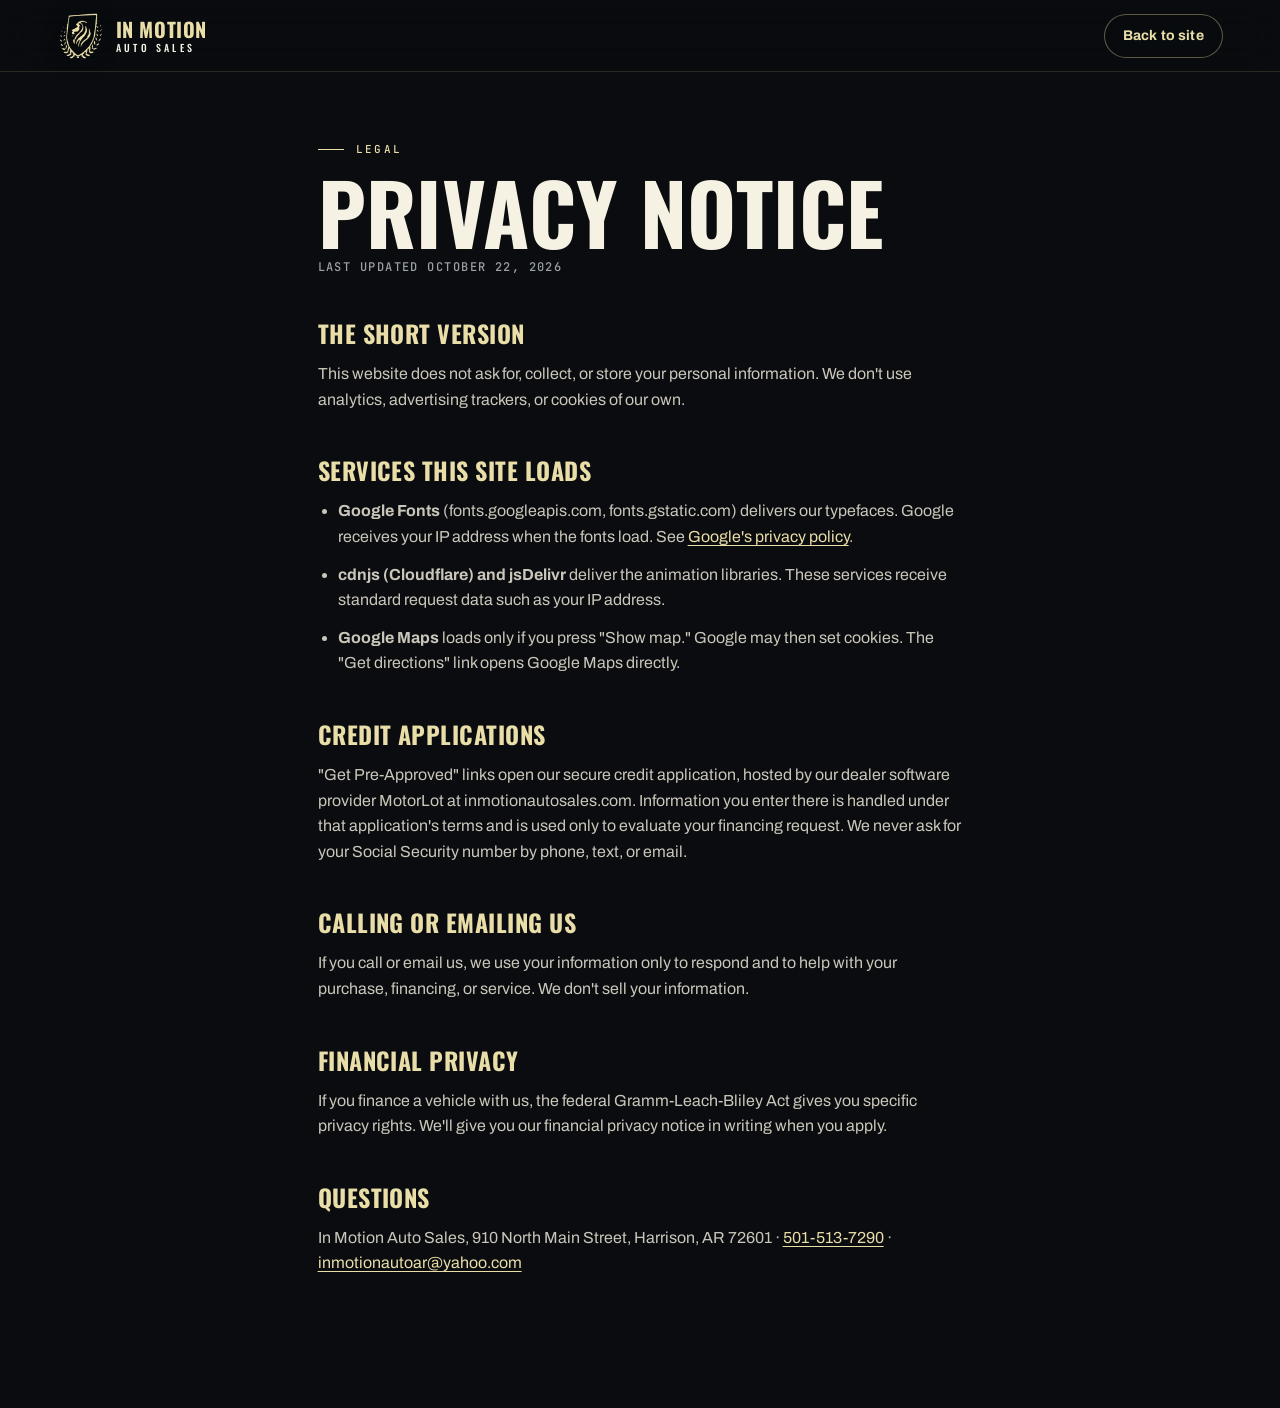
<file: privacy.html>
<!DOCTYPE html>
<html lang="en">
<head>
<meta charset="utf-8">
<meta name="robots" content="noindex, nofollow"><!-- preview build: remove when this becomes the dealer's live site -->
<meta name="viewport" content="width=device-width, initial-scale=1">
<title>Privacy Notice | In Motion Auto Sales</title>
<meta name="description" content="How the In Motion Auto Sales website handles your information.">
<meta name="theme-color" content="#0a0c0f">
<link rel="icon" href="img/brand/crest-gold.png">
<link rel="stylesheet" href="https://fonts.googleapis.com/css2?family=Archivo:wght@400..800&family=JetBrains+Mono:wght@500&family=Oswald:wght@600;700&display=swap">
<link rel="stylesheet" href="css/site.css">
<style>
  .doc{max-width:760px;margin:0 auto;padding:calc(var(--header-h) + 60px) var(--pad) 120px}
  .doc h1{font-size:clamp(44px,7vw,84px);margin:16px 0 10px}
  .doc h2{font:700 24px var(--f-display);text-transform:uppercase;color:var(--gold);margin:40px 0 10px;letter-spacing:.02em}
  .doc p,.doc li{color:var(--ink-2);margin-bottom:12px}
  .doc ul{padding-left:20px}
  .doc a{color:var(--gold);text-decoration:underline;text-underline-offset:3px}
  .doc .updated{font:500 12px var(--f-mono);letter-spacing:.12em;text-transform:uppercase;color:var(--mute)}
</style>
</head>
<body>
<header class="header is-solid"><div class="wrap"><a class="brand" href="index.html"><img src="img/brand/crest-gold.png" alt="" width="46" height="46"><span><b>IN MOTION</b><small>AUTO SALES</small></span></a><a class="btn btn-line btn-sm" href="index.html">Back to site</a></div></header>
<main class="doc" id="main">
  <span class="eyebrow">Legal</span>
  <h1 class="display">Privacy notice</h1>
  <p class="updated">Last updated October 22, 2026</p>

  <h2>The short version</h2>
  <p>This website does not ask for, collect, or store your personal information. We don't use analytics, advertising trackers, or cookies of our own.</p>

  <h2>Services this site loads</h2>
  <ul>
    <li><strong>Google Fonts</strong> (fonts.googleapis.com, fonts.gstatic.com) delivers our typefaces. Google receives your IP address when the fonts load. See <a href="https://policies.google.com/privacy" target="_blank" rel="noopener">Google's privacy policy</a>.</li>
    <li><strong>cdnjs (Cloudflare) and jsDelivr</strong> deliver the animation libraries. These services receive standard request data such as your IP address.</li>
    <li><strong>Google Maps</strong> loads only if you press "Show map." Google may then set cookies. The "Get directions" link opens Google Maps directly.</li>
  </ul>

  <h2>Credit applications</h2>
  <p>"Get Pre-Approved" links open our secure credit application, hosted by our dealer software provider MotorLot at inmotionautosales.com. Information you enter there is handled under that application's terms and is used only to evaluate your financing request. We never ask for your Social Security number by phone, text, or email.</p>

  <h2>Calling or emailing us</h2>
  <p>If you call or email us, we use your information only to respond and to help with your purchase, financing, or service. We don't sell your information.</p>

  <h2>Financial privacy</h2>
  <p>If you finance a vehicle with us, the federal Gramm-Leach-Bliley Act gives you specific privacy rights. We'll give you our financial privacy notice in writing when you apply.</p>

  <h2>Questions</h2>
  <p>In Motion Auto Sales, 910 North Main Street, Harrison, AR 72601 · <a href="tel:+15015137290">501-513-7290</a> · <a href="mailto:inmotionautoar@yahoo.com">inmotionautoar@yahoo.com</a></p>
</main>
</body>
</html>
</file>
<file: css/site.css>
/* ==========================================================================
   In Motion Auto Sales
   Palette sampled from the dealership's wall sign + window decal.
   ========================================================================== */
:root{
  --bg:#0a0c0f; --bg-2:#101317; --panel:#161a1f; --panel-2:#1d2228; --slate:#2f363c;
  --ink:#f5f1e3; --ink-2:#c9c6ba; --mute:#9aa0a3;
  --gold:#e9dda8; --gold-hi:#f6e7b8; --gold-lo:#c8b274; --gold-rgb:233,221,168;
  --on-gold:#0a0c0f; --ok:#7fd49a; --bad:#ff8a7a;
  --line:rgba(var(--gold-rgb),.14); --line-2:rgba(255,255,255,.08);
  --r-sm:12px; --r:20px; --r-lg:28px;
  --pad:clamp(18px,4.5vw,64px); --max:1440px;
  --ease:cubic-bezier(.2,.8,.2,1); --ease-io:cubic-bezier(.7,0,.2,1);
  --f-display:"Oswald",Impact,"Arial Narrow",sans-serif;
  --f-body:"Archivo",system-ui,-apple-system,"Segoe UI",sans-serif;
  --f-mono:"JetBrains Mono",ui-monospace,Menlo,monospace;
  --header-h:72px;
}

/* ---------- reset ---------- */
*,*::before,*::after{box-sizing:border-box}
*{margin:0;padding:0}
html{-webkit-text-size-adjust:100%;scrollbar-color:var(--gold-lo) var(--bg);scrollbar-width:thin}
html.lenis,html.lenis body{height:auto}
.lenis.lenis-smooth{scroll-behavior:auto!important}
.lenis.lenis-stopped{overflow:hidden}
body{background:var(--bg);color:var(--ink);font:400 16px/1.6 var(--f-body);-webkit-font-smoothing:antialiased;overflow-x:clip;text-rendering:optimizeLegibility}
img,video,svg{display:block;max-width:100%}
a{color:inherit;text-decoration:none}
button,input,select{font:inherit;color:inherit}
button{background:none;border:0;cursor:pointer}
:focus-visible{outline:2px solid var(--gold);outline-offset:3px;border-radius:6px}
::selection{background:var(--gold);color:var(--on-gold)}
.sr-only{position:absolute!important;width:1px;height:1px;overflow:hidden;clip:rect(0 0 0 0);white-space:nowrap}
.skip{position:fixed;left:12px;top:-60px;z-index:200;background:var(--gold);color:var(--on-gold);padding:10px 16px;border-radius:10px;font-weight:700;transition:top .2s}
.skip:focus{top:12px}

/* ---------- type ---------- */
.display{font-family:var(--f-display);font-weight:700;text-transform:uppercase;line-height:.9;letter-spacing:.005em}
.eyebrow{font:500 11px/1 var(--f-mono);letter-spacing:.22em;text-transform:uppercase;color:var(--gold);display:inline-flex;align-items:center;gap:12px}
.eyebrow::before{content:"";width:26px;height:1px;background:currentColor}
.h-xl{font-size:clamp(48px,9.5vw,156px)}
.h-lg{font-size:clamp(40px,6.6vw,104px)}
.h-md{font-size:clamp(30px,3.6vw,52px)}
.gold{color:var(--gold)}
.outline{color:transparent;-webkit-text-stroke:1.5px var(--gold)}
.sheen-text,.sheen-text .w>span{background:linear-gradient(100deg,var(--gold-lo) 20%,var(--gold-hi) 40%,#fff 50%,var(--gold-hi) 60%,var(--gold-lo) 80%);background-size:250% 100%;-webkit-background-clip:text;background-clip:text;color:transparent;animation:textsheen 6s var(--ease) infinite}
.sheen-text.split{background:none;animation:none}
@keyframes textsheen{0%,40%{background-position:100% 0}80%,100%{background-position:0 0}}
.lead{font-size:clamp(16px,1.25vw,19px);color:var(--ink-2);max-width:56ch}
.wrap{width:100%;max-width:var(--max);margin:0 auto;padding:0 var(--pad)}
.showroom,.bigcta,.hero{overflow:hidden}
.section{padding:clamp(96px,13vw,190px) 0;position:relative}

/* split-text helpers (filled by JS) */
.split .w{display:inline-block;overflow:hidden;vertical-align:top;padding-bottom:.06em;margin-bottom:-.06em}
.split .w>span{display:inline-block;will-change:transform}

/* ---------- greek key ---------- */
.greek{height:18px;background:url("data:image/svg+xml,%3Csvg xmlns='http://www.w3.org/2000/svg' width='44' height='22' viewBox='0 0 44 22'%3E%3Cpath d='M0 20h40V2H8v12h24V8H16' fill='none' stroke='%23e9dda8' stroke-width='2.2' stroke-linecap='square'/%3E%3C/svg%3E") repeat-x 0 50%/36px 18px;opacity:.32}
.greek.anim{animation:keyslide 30s linear infinite}
@keyframes keyslide{to{background-position:360px 50%}}

/* ---------- buttons ---------- */
.btn{--h:54px;display:inline-flex;align-items:center;justify-content:center;gap:10px;height:var(--h);padding:0 26px;border-radius:999px;font-weight:700;font-size:15px;letter-spacing:.01em;position:relative;isolation:isolate;overflow:hidden;white-space:nowrap;transition:transform .25s var(--ease),box-shadow .3s,background .3s,color .3s;will-change:transform}
.btn svg{width:17px;height:17px;flex:none}
.btn .arrow{transition:transform .3s var(--ease)}
.btn:hover .arrow{transform:translateX(4px)}
.btn:active{transform:scale(.97)}
.btn-gold{background:linear-gradient(180deg,var(--gold-hi),var(--gold) 55%,var(--gold-lo));color:var(--on-gold);box-shadow:inset 0 1px 0 rgba(255,255,255,.45),0 12px 34px -14px rgba(var(--gold-rgb),.7)}
.btn-gold::after{content:"";position:absolute;inset:0;z-index:-1;background:linear-gradient(110deg,transparent 30%,rgba(255,255,255,.6) 50%,transparent 70%);transform:translateX(-130%);animation:btnsheen 4.2s var(--ease) infinite}
@keyframes btnsheen{0%,62%{transform:translateX(-130%)}88%,100%{transform:translateX(130%)}}
.btn-gold:hover{box-shadow:inset 0 1px 0 rgba(255,255,255,.45),0 18px 44px -12px rgba(var(--gold-rgb),.85)}
.btn-line{border:1px solid rgba(var(--gold-rgb),.38);color:var(--gold);background:rgba(10,12,15,.35);backdrop-filter:blur(8px)}
.btn-line:hover{background:var(--gold);color:var(--on-gold);border-color:var(--gold)}
.btn-sm{--h:44px;padding:0 18px;font-size:14px}
.chip{display:inline-flex;align-items:center;gap:8px;height:40px;padding:0 16px;border-radius:999px;border:1px solid var(--line-2);color:var(--ink-2);font-size:14px;transition:all .25s var(--ease)}
.chip:hover{border-color:rgba(var(--gold-rgb),.45);color:var(--ink)}
.chip[aria-pressed="true"]{background:var(--gold);border-color:var(--gold);color:var(--on-gold);font-weight:600}
.chip .n{font:500 11px var(--f-mono);opacity:.7}

/* ---------- preloader ---------- */
.loader{position:fixed;inset:0;z-index:150;background:var(--bg);display:grid;place-items:center}
.loader__crest{width:min(28vw,150px);aspect-ratio:1;position:relative}
.loader__crest img{width:100%;height:100%;object-fit:contain}
.loader__crest .fill{position:absolute;inset:0;-webkit-mask:url(../img/brand/crest-white.png) center/contain no-repeat;mask:url(../img/brand/crest-white.png) center/contain no-repeat;background:linear-gradient(0deg,var(--gold) var(--p,0%),rgba(var(--gold-rgb),.12) var(--p,0%))}
.loader__meta{position:absolute;left:var(--pad);right:var(--pad);bottom:clamp(24px,6vh,60px);display:flex;justify-content:space-between;align-items:flex-end;font:500 11px var(--f-mono);letter-spacing:.2em;text-transform:uppercase;color:var(--mute)}
.loader__count{font:700 clamp(40px,7vw,88px)/1 var(--f-display);color:var(--gold);letter-spacing:0}
.no-js .loader,.reduced .loader{display:none}

/* ---------- header ---------- */
.header{position:fixed;inset:0 0 auto;z-index:60;height:var(--header-h);display:flex;align-items:center;transition:background .4s,border-color .4s,transform .45s var(--ease)}
.header .wrap{display:flex;align-items:center;justify-content:space-between;gap:20px;max-width:none}
.header.is-solid{background:rgba(10,12,15,.78);backdrop-filter:blur(16px) saturate(1.3);-webkit-backdrop-filter:blur(16px) saturate(1.3);border-bottom:1px solid var(--line)}
.header.is-hidden{transform:translateY(-100%)}
.brand{display:flex;align-items:center;gap:12px;flex:none}
.brand img{width:46px;height:46px;object-fit:contain;filter:drop-shadow(0 2px 10px rgba(0,0,0,.6))}
.brand b{display:block;font:700 20px/1 var(--f-display);color:var(--gold);letter-spacing:.03em}
.brand small{display:block;font:500 10px/1 var(--f-display);letter-spacing:.34em;margin-top:4px;color:var(--ink)}
.nav{display:flex;align-items:center;gap:30px}
.nav a.link{font-size:14px;color:var(--ink-2);position:relative;padding:6px 0;transition:color .2s}
.nav a.link::after{content:"";position:absolute;left:0;right:0;bottom:0;height:1px;background:var(--gold);transform:scaleX(0);transform-origin:right;transition:transform .4s var(--ease)}
.nav a.link:hover{color:var(--ink)}
.nav a.link:hover::after{transform:scaleX(1);transform-origin:left}
.nav .tel{font:500 13px var(--f-mono);letter-spacing:.06em;color:var(--gold)}
.burger{display:none;width:46px;height:46px;border-radius:50%;border:1px solid var(--line);position:relative}
.burger i{position:absolute;left:14px;right:14px;height:1.5px;background:var(--gold);transition:transform .4s var(--ease),opacity .2s}
.burger i:nth-child(1){top:18px}.burger i:nth-child(2){top:26px}
.burger[aria-expanded="true"] i:nth-child(1){transform:translateY(4px) rotate(45deg)}
.burger[aria-expanded="true"] i:nth-child(2){transform:translateY(-4px) rotate(-45deg)}
.mmenu{position:fixed;inset:0;z-index:55;background:rgba(10,12,15,.97);backdrop-filter:blur(20px);display:flex;flex-direction:column;justify-content:center;padding:calc(var(--header-h) + 20px) var(--pad) 120px;clip-path:circle(0% at calc(100% - 44px) 36px);transition:clip-path .7s var(--ease-io);visibility:hidden}
.mmenu.is-open{clip-path:circle(150% at calc(100% - 44px) 36px);visibility:visible}
.mmenu a.big{font:700 clamp(42px,12vw,72px)/1.05 var(--f-display);text-transform:uppercase;display:block;color:var(--ink)}
.mmenu a.big span{display:inline-block;transform:translateY(110%);transition:transform .7s var(--ease)}
.mmenu.is-open a.big span{transform:none}
.mmenu a.big:nth-child(2) span{transition-delay:.06s}.mmenu a.big:nth-child(3) span{transition-delay:.12s}.mmenu a.big:nth-child(4) span{transition-delay:.18s}
.mmenu .big-wrap{overflow:hidden}
.mmenu .meta{margin-top:40px;color:var(--mute);font-size:14px;display:grid;gap:6px}
@media (max-width:1020px){.nav .link,.nav .tel{display:none}.burger{display:block}}
@media (max-width:560px){.nav .btn{display:none}}

/* ---------- hero ---------- */
.hero{position:relative;height:100svh;min-height:620px;overflow:hidden;background:#000}
.hero__media{position:absolute;inset:0;will-change:clip-path,transform}
.hero__media video,.hero__media img{position:absolute;inset:0;width:100%;height:100%;object-fit:cover}
.hero__media::after{content:"";position:absolute;inset:0;background:
  linear-gradient(180deg,rgba(10,12,15,.55) 0%,rgba(10,12,15,0) 28%,rgba(10,12,15,0) 50%,rgba(10,12,15,.92) 100%),
  radial-gradient(120% 70% at 50% 100%,rgba(10,12,15,.6),transparent 60%)}
.hero__inner{position:relative;z-index:2;height:100%;display:flex;flex-direction:column;justify-content:flex-end;padding-bottom:clamp(28px,6vh,64px)}
.hero__title{font-size:clamp(64px,13.5vw,232px)}
.hero__title .l2{display:block;padding-left:.9em}
.hero__row{display:flex;justify-content:space-between;align-items:flex-end;gap:28px;margin-top:clamp(18px,3vh,36px);flex-wrap:wrap}
.hero__row p{max-width:44ch;color:var(--ink-2)}
.hero__cta{display:flex;gap:12px;flex-wrap:wrap}
.hero__chips{position:absolute;z-index:3;top:calc(var(--header-h) + 18px);left:var(--pad);right:var(--pad);display:flex;gap:10px;flex-wrap:wrap}
.pill{display:inline-flex;align-items:center;gap:8px;height:32px;padding:0 12px;border-radius:999px;background:rgba(10,12,15,.55);backdrop-filter:blur(10px);-webkit-backdrop-filter:blur(10px);border:1px solid var(--line);font:500 11px var(--f-mono);letter-spacing:.12em;text-transform:uppercase;color:var(--ink-2)}
.dot{width:7px;height:7px;border-radius:50%;background:var(--ok);box-shadow:0 0 0 0 rgba(127,212,154,.6);animation:ping 1.8s infinite}
.dot.off{background:var(--bad);animation:none}
@keyframes ping{to{box-shadow:0 0 0 9px rgba(127,212,154,0)}}
.media-ctl{position:absolute;z-index:4;right:var(--pad);top:calc(var(--header-h) + 18px);width:40px;height:40px;border-radius:50%;background:rgba(10,12,15,.55);border:1px solid var(--line);display:grid;place-items:center;color:var(--gold);backdrop-filter:blur(10px)}
.media-ctl svg{width:14px;height:14px}
.ai-note{position:absolute;z-index:3;right:var(--pad);bottom:10px;font:500 10px var(--f-mono);letter-spacing:.08em;color:rgba(245,241,227,.5)}
.scroll-cue{display:flex;align-items:center;gap:12px;font:500 11px var(--f-mono);letter-spacing:.2em;text-transform:uppercase;color:var(--mute)}
.scroll-cue i{width:1px;height:46px;background:linear-gradient(var(--gold),transparent);animation:cue 2s var(--ease) infinite;transform-origin:top}
@keyframes cue{0%{transform:scaleY(0)}50%{transform:scaleY(1);transform-origin:top}51%{transform-origin:bottom}100%{transform:scaleY(0);transform-origin:bottom}}
@media (max-width:700px){.hero__title .l2{padding-left:0}.scroll-cue{display:none}.hero__chips .pill:nth-child(n+3){display:none}}

/* ---------- marquee ---------- */
.marquee{overflow:hidden;border-block:1px solid var(--line);background:var(--bg-2);padding:22px 0}
.marquee__track{display:flex;gap:48px;width:max-content;animation:mq 46s linear infinite;align-items:center}
.marquee:hover .marquee__track{animation-play-state:paused}
.marquee span{font:700 clamp(28px,4.4vw,60px)/1 var(--f-display);text-transform:uppercase;color:transparent;-webkit-text-stroke:1px rgba(var(--gold-rgb),.5);transition:color .3s}
.marquee span:hover{color:var(--gold)}
.marquee img{width:30px;height:30px;opacity:.75}
@keyframes mq{to{transform:translateX(-50%)}}

/* ---------- showroom ---------- */
.showroom{position:relative;background:#000}
.show__intro{padding-top:clamp(96px,12vw,170px);padding-bottom:clamp(40px,6vw,80px);display:flex;justify-content:space-between;align-items:flex-end;gap:30px;flex-wrap:wrap}
.stage{position:relative;height:100svh;overflow:hidden}
.slide{position:absolute;inset:0;display:grid;opacity:0;visibility:hidden;overflow:hidden}
.slide.is-active{opacity:1;visibility:visible}
.slide__media{position:absolute;inset:0;overflow:hidden}
.slide__media video,.slide__media img{width:100%;height:100%;object-fit:cover;transform:scale(1.08)}
.slide__media::after{content:"";position:absolute;inset:0;background:linear-gradient(90deg,rgba(0,0,0,.82) 0%,rgba(0,0,0,.35) 45%,rgba(0,0,0,0) 70%),linear-gradient(0deg,rgba(0,0,0,.75),transparent 45%)}
.slide__ghost{position:absolute;left:-2vw;right:-2vw;top:50%;transform:translateY(-50%);font:700 clamp(110px,24vw,420px)/.8 var(--f-display);text-transform:uppercase;color:transparent;-webkit-text-stroke:1px rgba(var(--gold-rgb),.22);white-space:nowrap;pointer-events:none;z-index:1}
.slide__body{position:relative;z-index:2;align-self:end;padding:0 var(--pad) clamp(40px,9vh,96px);max-width:var(--max);width:100%;margin:0 auto}
.slide__kicker{display:flex;gap:10px;align-items:center;margin-bottom:16px;flex-wrap:wrap}
.slide__name{font-size:clamp(50px,8.4vw,136px)}
.slide__trim{color:var(--ink-2);margin-top:10px;font-size:clamp(15px,1.2vw,18px)}
.slide__specs{display:flex;gap:clamp(18px,4vw,56px);margin-top:28px;flex-wrap:wrap}
.spec b{display:block;font:700 clamp(30px,3.4vw,52px)/1 var(--f-display);color:var(--gold)}
.spec span{font:500 11px var(--f-mono);letter-spacing:.14em;text-transform:uppercase;color:var(--mute)}
.slide__cta{display:flex;gap:12px;margin-top:30px;flex-wrap:wrap}
.stage__ui{position:absolute;z-index:5;right:var(--pad);bottom:clamp(40px,9vh,96px);display:flex;flex-direction:column;align-items:flex-end;gap:18px}
.stage__count{font:700 18px var(--f-display);color:var(--gold)}
.stage__count em{font-style:normal;color:var(--mute)}
.stage__bars{display:flex;gap:6px}
.stage__bars button{width:34px;height:20px;position:relative}
.stage__bars button::before{content:"";position:absolute;left:0;right:0;top:9px;height:2px;background:rgba(255,255,255,.18)}
.stage__bars button i{position:absolute;left:0;top:9px;height:2px;width:100%;background:var(--gold);transform:scaleX(0);transform-origin:left}
.stage__bars button.is-done i{transform:scaleX(1)}
/* mobile showroom: stacked cards with scroll-snap */
@media (max-width:860px){
  .stage{height:auto;overflow:visible}
  .stage__ui{display:none}
  .slide{position:relative;inset:auto;opacity:1;visibility:visible;min-height:92svh}
  .slide__media::after{background:linear-gradient(0deg,rgba(0,0,0,.92) 0%,rgba(0,0,0,.35) 55%,rgba(0,0,0,.15))}
  .slide__ghost{top:22%;font-size:34vw}
  .slide + .slide{border-top:1px solid var(--line)}
}

/* ---------- standard / trust ---------- */
.standard{background:radial-gradient(80% 60% at 85% 0%,rgba(var(--gold-rgb),.07),transparent 60%),var(--bg)}
.std__grid{display:grid;grid-template-columns:1.05fr 1fr;gap:clamp(40px,7vw,120px);align-items:start}
.manifesto{font:600 clamp(26px,3.3vw,50px)/1.12 var(--f-body);letter-spacing:-.02em;margin-top:26px}
.manifesto .w2{opacity:.16}
.stats{display:grid;grid-template-columns:repeat(4,1fr);border-top:1px solid var(--line);margin-top:clamp(56px,8vw,110px)}
.stat{padding:28px 18px 0 0;border-right:1px solid var(--line)}
.stat:last-child{border-right:0}
.stat b{display:block;font:700 clamp(46px,5.6vw,92px)/1 var(--f-display);color:var(--gold)}
.stat span{font-size:14px;color:var(--mute)}
.checks{list-style:none;display:grid;gap:4px;border:1px solid var(--line);border-radius:var(--r-lg);padding:clamp(18px,2.4vw,30px);background:linear-gradient(180deg,var(--panel),var(--bg-2))}
.checks li{display:flex;gap:16px;align-items:center;padding:14px 6px;border-bottom:1px solid var(--line-2);font-size:clamp(15px,1.15vw,17px)}
.checks li:last-child{border-bottom:0}
.checks svg{width:30px;height:30px;flex:none}
.checks svg circle{stroke:rgba(var(--gold-rgb),.3)}
.checks svg path{stroke:var(--gold);stroke-dasharray:24;stroke-dashoffset:24}
.checks li.is-in svg path{transition:stroke-dashoffset .7s var(--ease);stroke-dashoffset:0}
.checks h3{font:700 22px var(--f-display);text-transform:uppercase;letter-spacing:.02em;color:var(--gold);padding:4px 6px 12px}
.pillars{display:grid;grid-template-columns:repeat(3,1fr);gap:18px;margin-top:clamp(56px,8vw,110px)}
.pillar{position:relative;border-radius:var(--r-lg);overflow:hidden;min-height:clamp(340px,34vw,480px);display:flex;flex-direction:column;justify-content:flex-end;padding:28px;isolation:isolate;border:1px solid var(--line)}
.pillar img{position:absolute;inset:0;width:100%;height:100%;object-fit:cover;z-index:-2;transition:transform 1.2s var(--ease)}
.pillar::before{content:"";position:absolute;inset:0;z-index:-1;background:linear-gradient(0deg,rgba(10,12,15,.95) 10%,rgba(10,12,15,.2) 70%)}
.pillar:hover img{transform:scale(1.07)}
.pillar .n{font:500 11px var(--f-mono);letter-spacing:.2em;color:var(--gold)}
.pillar h3{font:700 clamp(34px,3.2vw,48px)/1 var(--f-display);text-transform:uppercase;margin:10px 0}
.pillar p{color:var(--ink-2);font-size:15px;max-width:34ch}
@media (max-width:960px){.std__grid{grid-template-columns:1fr}.pillars{grid-template-columns:1fr}.stats{grid-template-columns:repeat(2,1fr)}.stat{border-right:0;border-bottom:1px solid var(--line);padding-bottom:24px}}

/* ---------- inventory ---------- */
.inv__top{display:flex;justify-content:space-between;align-items:flex-end;gap:24px;flex-wrap:wrap;margin-bottom:34px}
.toolbar{position:sticky;top:calc(var(--header-h) - 1px);z-index:20;background:rgba(10,12,15,.86);backdrop-filter:blur(14px);-webkit-backdrop-filter:blur(14px);border-block:1px solid var(--line);padding:12px 0;margin-bottom:28px}
.toolbar .wrap{display:flex;gap:10px;align-items:center;flex-wrap:wrap}
.chips{display:flex;gap:8px;overflow-x:auto;scrollbar-width:none;-webkit-overflow-scrolling:touch;padding:2px}
.chips::-webkit-scrollbar{display:none}
.field{display:flex;align-items:center;gap:8px;height:40px;padding:0 14px;border-radius:999px;border:1px solid var(--line-2);background:var(--panel);color:var(--ink-2);font-size:14px}
.field input,.field select{background:none;border:0;outline:0;font-size:14px;color:var(--ink);min-width:0}
.field select option{background:var(--panel);color:var(--ink)}
.field svg{width:15px;height:15px;color:var(--gold);flex:none}
.field.search{flex:1 1 220px;max-width:340px}
.field.search input{width:100%}
.tb-right{margin-left:auto;display:flex;gap:10px;align-items:center}
.count{font:500 12px var(--f-mono);letter-spacing:.12em;text-transform:uppercase;color:var(--mute)}
@media (max-width:760px){.tb-right{margin-left:0;width:100%}.field.search{max-width:none}.toolbar .wrap{gap:8px}.chips{width:100%}}
.grid{display:grid;grid-template-columns:repeat(auto-fill,minmax(min(100%,320px),1fr));gap:22px}
.car{position:relative;border-radius:var(--r);background:linear-gradient(180deg,var(--panel),var(--bg-2));border:1px solid var(--line-2);overflow:hidden;transition:border-color .35s,transform .45s var(--ease),box-shadow .45s;display:flex;flex-direction:column}
.car:hover{border-color:rgba(var(--gold-rgb),.5);transform:translateY(-6px);box-shadow:0 30px 60px -30px rgba(0,0,0,.9),0 0 0 1px rgba(var(--gold-rgb),.15)}
.car__ph{position:relative;aspect-ratio:4/3;overflow:hidden;background:#0d1014}
.car__ph img{position:absolute;inset:0;width:100%;height:100%;object-fit:cover;transition:transform 1s var(--ease),opacity .35s}
.car:hover .car__ph img.is-on{transform:scale(1.06)}
.car__ph img:not(.is-on){opacity:0}
.car__dots{position:absolute;left:12px;right:12px;bottom:10px;display:flex;gap:4px;z-index:2}
.car__dots i{flex:1;height:2px;border-radius:2px;background:rgba(255,255,255,.3)}
.car__dots i.is-on{background:var(--gold)}
.car__tags{position:absolute;top:12px;left:12px;right:12px;display:flex;justify-content:space-between;z-index:2;gap:6px}
.tag{height:26px;padding:0 10px;border-radius:8px;display:inline-flex;align-items:center;font:500 11px var(--f-mono);letter-spacing:.06em;background:rgba(10,12,15,.72);backdrop-filter:blur(8px);color:var(--gold)}
.tag.new{background:var(--gold);color:var(--on-gold)}
.car__body{padding:20px 20px 22px;display:flex;flex-direction:column;flex:1}
.car__name{font:700 24px/1.02 var(--f-display);text-transform:uppercase;letter-spacing:.01em}
.car__trim{color:var(--mute);font-size:14px;margin-top:6px;min-height:1.6em}
.car__specs{display:flex;gap:14px;flex-wrap:wrap;margin-top:14px;font:500 12px var(--f-mono);color:var(--ink-2)}
.car__specs span{display:inline-flex;align-items:center;gap:6px}
.car__specs svg{width:13px;height:13px;color:var(--gold)}
.car__foot{display:flex;justify-content:space-between;align-items:flex-end;margin-top:auto;padding-top:18px;border-top:1px solid var(--line-2);margin-top:18px}
.price{font:700 30px/1 var(--f-display);color:var(--ink)}
.price.call{font-size:20px;color:var(--gold)}
.mo{text-align:right;font-size:12px;color:var(--mute);line-height:1.35}
.mo b{display:block;font-size:16px;color:var(--gold-hi)}
.car__open{position:absolute;inset:0;z-index:3;border-radius:inherit}
.car__open:focus-visible{outline-offset:-3px}
.noimg{position:absolute;inset:0;display:grid;place-items:center;background:radial-gradient(120% 90% at 50% 120%,rgba(var(--gold-rgb),.16),transparent 60%),repeating-linear-gradient(90deg,transparent 0 46px,rgba(255,255,255,.025) 46px 47px),#0d1014}
.noimg img{position:static!important;width:min(42%,140px)!important;height:auto!important;opacity:.22!important;transform:none!important}
.noimg span{position:absolute;bottom:14px;font:500 10px var(--f-mono);letter-spacing:.18em;text-transform:uppercase;color:var(--mute)}
.empty{grid-column:1/-1;padding:60px 20px;text-align:center;color:var(--mute);border:1px dashed var(--line);border-radius:var(--r)}
.disclose{font-size:12px;color:var(--mute);line-height:1.6;margin-top:28px;max-width:110ch}

/* ---------- quick view dialog ---------- */
.qv{border:0;padding:0;background:transparent;color:var(--ink);max-width:none;max-height:none;width:100%;height:100%;overscroll-behavior:contain}
.qv::backdrop{background:rgba(5,6,8,.78);backdrop-filter:blur(8px)}
.qv[open]{display:flex;align-items:center;justify-content:center}
.qv__card{position:relative;width:min(1180px,calc(100% - 32px));max-height:calc(100svh - 40px);overflow:auto;border-radius:var(--r-lg);background:var(--bg-2);border:1px solid var(--line);display:grid;grid-template-columns:1.35fr 1fr;animation:qvin .55s var(--ease)}
@keyframes qvin{from{opacity:0;transform:translateY(30px) scale(.98)}}
.qv__gal{position:relative;background:#000;min-height:420px}
.qv__track{display:flex;overflow-x:auto;scroll-snap-type:x mandatory;height:100%;scrollbar-width:none}
.qv__track::-webkit-scrollbar{display:none}
.qv__track figure{flex:0 0 100%;scroll-snap-align:start;position:relative}
.qv__track picture{display:block;height:100%}
.qv__gal{position:sticky;top:0;align-self:stretch;max-height:calc(100svh - 40px)}
.qv__track img{width:100%;height:100%;object-fit:cover;min-height:420px;max-height:78svh}
.qv__nav{position:absolute;inset:auto 14px 14px auto;display:flex;gap:8px}
.qv__nav button{width:42px;height:42px;border-radius:50%;background:rgba(10,12,15,.7);border:1px solid var(--line);display:grid;place-items:center;color:var(--gold)}
.qv__nav svg{width:16px;height:16px}
.qv__idx{position:absolute;left:14px;bottom:18px;font:500 11px var(--f-mono);letter-spacing:.14em;color:var(--ink-2);background:rgba(10,12,15,.6);padding:6px 10px;border-radius:8px}
.qv__info{padding:clamp(22px,3vw,40px);display:flex;flex-direction:column;gap:18px}
.qv__x{position:absolute;top:14px;right:14px;z-index:5;width:44px;height:44px;border-radius:50%;background:rgba(10,12,15,.75);border:1px solid var(--line);display:grid;place-items:center;color:var(--gold)}
.qv__x svg{width:16px;height:16px}
.qv h2{font-size:clamp(34px,3.4vw,52px)}
.qv__price{display:flex;align-items:baseline;gap:16px;flex-wrap:wrap}
.qv__price .price{font-size:44px}
.qv dl{display:grid;grid-template-columns:1fr 1fr;gap:10px 18px;border-block:1px solid var(--line-2);padding:16px 0}
.qv dt{font:500 10px var(--f-mono);letter-spacing:.16em;text-transform:uppercase;color:var(--mute)}
.qv dd{font-size:15px;word-break:break-word}
.qv__feats{display:flex;flex-wrap:wrap;gap:6px}
.qv__feats span{font-size:12px;padding:5px 10px;border-radius:999px;border:1px solid var(--line-2);color:var(--ink-2)}
.qv__desc{color:var(--ink-2);font-size:14.5px}
.qv__cta{display:grid;grid-template-columns:1fr 1fr;gap:10px}
.qv__cta .btn{width:100%}
.qv__cta .btn:first-child{grid-column:1/-1}
.qv .fine{font-size:11.5px;color:var(--mute);line-height:1.55}
@media (max-width:900px){
  .qv[open]{align-items:flex-end}
  .qv__card{grid-template-columns:1fr;width:100%;max-height:94svh;border-radius:var(--r-lg) var(--r-lg) 0 0;animation:qvup .5s var(--ease)}
  @keyframes qvup{from{transform:translateY(100%)}}
  .qv__gal,.qv__track img{min-height:0;aspect-ratio:4/3;height:auto}
}

/* ---------- finance ---------- */
.finance{background:linear-gradient(180deg,var(--bg),#0c0f13)}
.fin{display:grid;grid-template-columns:1fr 1fr;gap:clamp(40px,7vw,110px);align-items:center}
.fin ul{list-style:none;display:grid;gap:14px;margin:32px 0 36px}
.fin li{display:flex;gap:14px;align-items:center;font-size:17px}
.fin li i{width:30px;height:30px;border-radius:50%;display:grid;place-items:center;flex:none;background:rgba(var(--gold-rgb),.12);color:var(--gold);font-style:normal;font-size:14px}
.calc{position:relative;border-radius:var(--r-lg);border:1px solid var(--line);background:linear-gradient(180deg,var(--panel),var(--bg-2));padding:clamp(22px,3vw,40px);overflow:hidden}
.calc::before{content:"";position:absolute;width:460px;height:460px;border-radius:50%;top:-240px;right:-180px;background:radial-gradient(circle,rgba(var(--gold-rgb),.18),transparent 65%);pointer-events:none}
.gauge{position:relative;display:grid;place-items:center}
.gauge svg{width:min(330px,100%)}
.gauge__val{position:absolute;top:56%;left:50%;transform:translate(-50%,-50%);text-align:center}
.gauge__val b{display:block;font:700 clamp(46px,5vw,66px)/1 var(--f-display)}
.gauge__val span{font-size:13px;color:var(--mute)}
.rng{margin-top:22px}
.rng label{display:flex;justify-content:space-between;font-size:14px;color:var(--mute);margin-bottom:10px}
.rng output{color:var(--ink);font-weight:600}
input[type=range]{-webkit-appearance:none;appearance:none;width:100%;height:4px;border-radius:4px;background:linear-gradient(90deg,var(--gold) var(--p,50%),rgba(255,255,255,.12) var(--p,50%));outline-offset:8px;cursor:pointer}
input[type=range]::-webkit-slider-thumb{-webkit-appearance:none;width:24px;height:24px;border-radius:50%;background:var(--on-gold);border:5px solid var(--gold);box-shadow:0 0 0 6px rgba(var(--gold-rgb),.12)}
input[type=range]::-moz-range-thumb{width:14px;height:14px;border-radius:50%;background:var(--on-gold);border:5px solid var(--gold)}
.terms{display:flex;gap:8px;flex-wrap:wrap}
.fine{font-size:11.5px;color:var(--mute);line-height:1.6;margin-top:18px}
@media (max-width:960px){.fin{grid-template-columns:1fr}}

/* ---------- CTA ---------- */
.bigcta{position:relative;min-height:90svh;display:grid;place-items:center;text-align:center;overflow:hidden;background:#000}
.bigcta video,.bigcta img.bg{position:absolute;inset:0;width:100%;height:100%;object-fit:cover;opacity:.42}
.bigcta::after{content:"";position:absolute;inset:0;background:radial-gradient(70% 60% at 50% 50%,rgba(10,12,15,.2),rgba(10,12,15,.92))}
.bigcta .wrap{position:relative;z-index:2}
.bigcta .huge{font-size:clamp(66px,15vw,260px);white-space:nowrap}
.bigcta .crest{width:clamp(70px,8vw,110px);margin:0 auto 18px}
.bigcta .cta{display:flex;gap:12px;justify-content:center;flex-wrap:wrap;margin-top:28px}

/* ---------- visit ---------- */
.visit__grid{display:grid;grid-template-columns:1fr 1.2fr;gap:clamp(30px,5vw,80px)}
.hours{border-top:1px solid var(--line);margin-top:26px}
.hours div{display:flex;justify-content:space-between;padding:13px 0;border-bottom:1px solid var(--line-2);color:var(--mute);font-size:15px}
.hours .today{color:var(--ink)}
.hours .today span:first-child::after{content:"Today";margin-left:10px;font:500 10px var(--f-mono);letter-spacing:.14em;text-transform:uppercase;color:var(--on-gold);background:var(--gold);padding:3px 7px;border-radius:6px;vertical-align:2px}
.contact-big{display:block;font:700 clamp(32px,4.2vw,60px)/1 var(--f-display);margin-top:26px;transition:color .25s;width:fit-content}
.contact-big:hover{color:var(--gold)}
.map{position:relative;border-radius:var(--r-lg);overflow:hidden;border:1px solid var(--line);min-height:440px;background:
  radial-gradient(circle at 50% 50%,rgba(var(--gold-rgb),.12),transparent 40%),
  repeating-linear-gradient(0deg,transparent 0 39px,rgba(255,255,255,.03) 39px 40px),
  repeating-linear-gradient(90deg,transparent 0 39px,rgba(255,255,255,.03) 39px 40px),var(--panel)}
.map iframe{position:absolute;inset:0;width:100%;height:100%;border:0;filter:grayscale(1) invert(.92) contrast(.9)}
.map__load{position:absolute;inset:0;display:flex;flex-direction:column;align-items:center;justify-content:center;gap:14px;text-align:center;padding:24px}
.map__load img{width:64px}
.map__load p{font-size:12px;color:var(--mute);max-width:40ch}
@media (max-width:960px){.visit__grid{grid-template-columns:1fr}}

/* ---------- footer ---------- */
.footer{border-top:1px solid var(--line);padding:56px 0 34px;background:var(--bg-2);font-size:14px;color:var(--mute)}
.footer__grid{display:grid;grid-template-columns:1.4fr 1fr 1fr 1fr;gap:34px}
.footer h4{font:500 11px var(--f-mono);letter-spacing:.2em;text-transform:uppercase;color:var(--gold);margin-bottom:14px}
.footer a:hover{color:var(--ink)}
.footer ul{list-style:none;display:grid;gap:8px}
.footer__legal{margin-top:44px;padding-top:22px;border-top:1px solid var(--line-2);font-size:11.5px;line-height:1.7;display:grid;gap:10px}
@media (max-width:860px){.footer__grid{grid-template-columns:1fr 1fr}.footer__grid>div:first-child{grid-column:1/-1}}

/* ---------- mobile call bar ---------- */
.callbar{position:fixed;z-index:58;left:10px;right:10px;bottom:max(10px,env(safe-area-inset-bottom));display:none;gap:8px;transform:translateY(140%);transition:transform .5s var(--ease)}
.callbar.is-in{transform:none}
.callbar .btn{--h:52px}
.callbar .btn-line{flex:0 0 auto;padding:0 18px;background:rgba(10,12,15,.9)}
.callbar .btn-gold{flex:1}
@media (max-width:760px){.callbar{display:flex}.footer{padding-bottom:100px}}

/* ---------- cursor (fine pointers only) ---------- */
.cursor{position:fixed;left:0;top:0;z-index:120;pointer-events:none;width:36px;height:36px;margin:-18px 0 0 -18px;border-radius:50%;border:1px solid rgba(var(--gold-rgb),.7);opacity:0;transition:width .3s var(--ease),height .3s var(--ease),margin .3s var(--ease),background .3s,opacity .3s;display:grid;place-items:center;font:600 10px var(--f-mono);letter-spacing:.14em;color:var(--on-gold)}
.cursor.is-on{opacity:1}
.cursor.is-view{width:92px;height:92px;margin:-46px 0 0 -46px;background:var(--gold);border-color:var(--gold)}
@media (hover:none),(pointer:coarse){.cursor{display:none}}

/* ---------- reveal defaults (JS adds .js) ---------- */
.js [data-reveal]{opacity:0;transform:translateY(40px)}

/* ---------- late overrides (order-sensitive) ---------- */
@media (max-width:900px){.qv__gal{position:relative;top:auto;align-self:auto;max-height:none;aspect-ratio:auto;min-height:0;height:min(75vw,58svh)}.qv__track,.qv__track figure,.qv__track picture{height:100%}.qv__track img{aspect-ratio:auto;min-height:0;max-height:none;height:100%}}
@media (max-width:760px){.toolbar{position:static;backdrop-filter:none;background:transparent;border:0;padding:0}.toolbar .wrap>.field:not(.search){flex:1 1 140px}}

/* ---------- reduced motion ---------- */
@media (prefers-reduced-motion:reduce){
  *,*::before,*::after{animation-duration:.001ms!important;animation-iteration-count:1!important;transition-duration:.001ms!important;scroll-behavior:auto!important}
  .js [data-reveal]{opacity:1;transform:none}
  .manifesto .w2{opacity:1}
}
</file>
